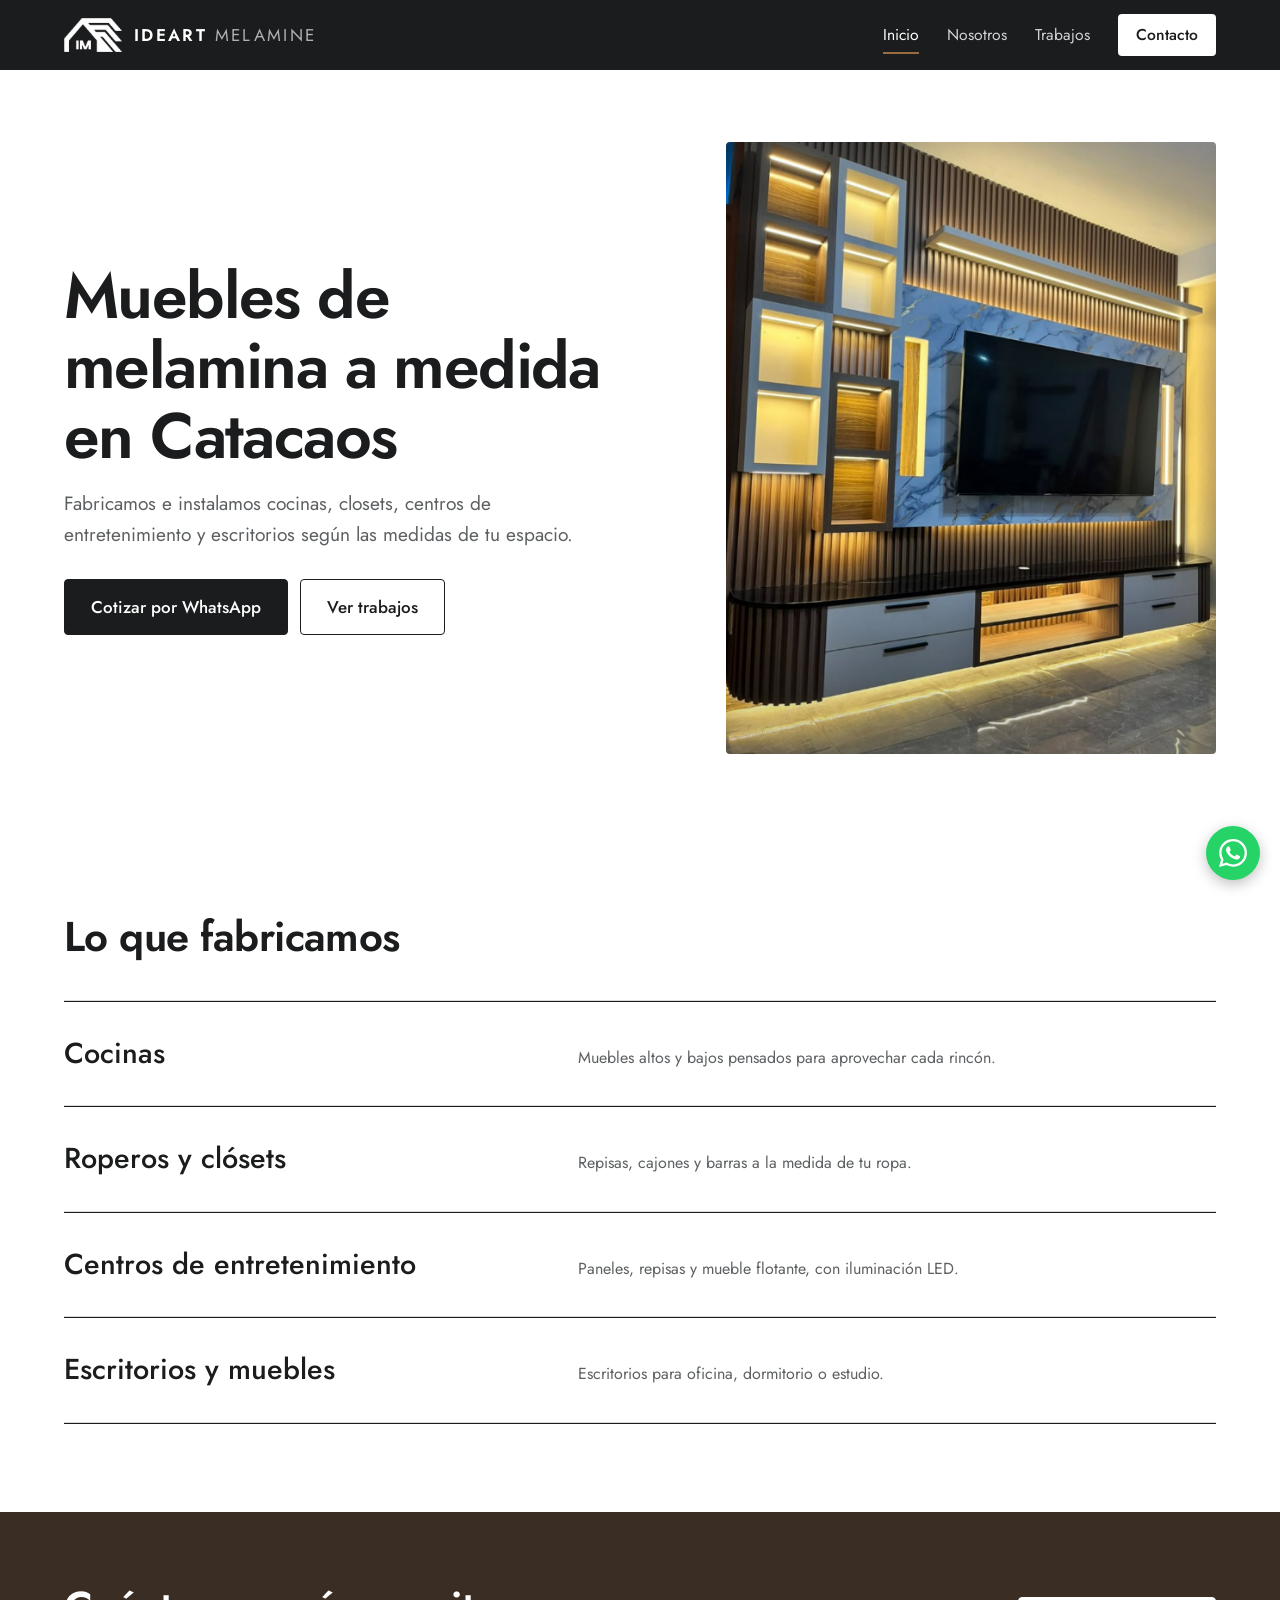
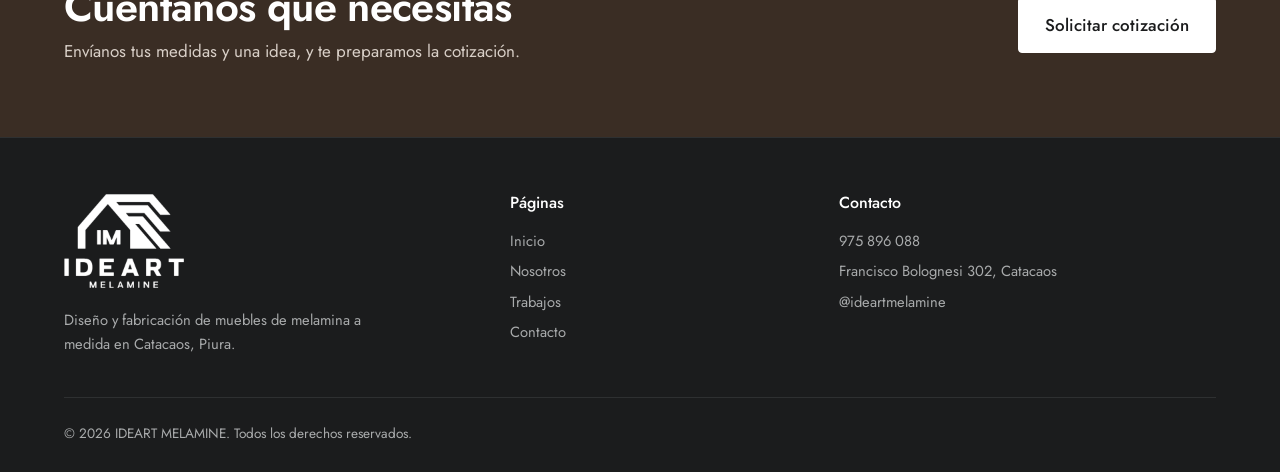
<file: index.html>
<!DOCTYPE html>
<html lang="es">
<head>
    <meta charset="UTF-8">
    <meta name="viewport" content="width=device-width, initial-scale=1.0">
    <title>Ideart Melamine | Muebles de melamina a medida en Catacaos, Piura</title>
    <meta name="description" content="Fabricamos cocinas, closets, centros de entretenimiento y escritorios de melamina a medida en Catacaos, Piura. Diseño, calidad y buenos acabados. Cotiza por WhatsApp.">
    <meta name="theme-color" content="#1f1d1b">
    <link rel="preconnect" href="https://fonts.googleapis.com">
    <link rel="preconnect" href="https://fonts.gstatic.com" crossorigin>
    <link href="https://fonts.googleapis.com/css2?family=Jost:wght@400;500;600&display=swap" rel="stylesheet">
    <link rel="stylesheet" href="estilos.css">
    <link rel="icon" type="image/png" href="img/favicon.png">
    <meta property="og:type" content="website">
    <meta property="og:locale" content="es_PE">
    <meta property="og:title" content="Ideart Melamine | Muebles de melamina a medida en Catacaos, Piura">
    <meta property="og:description" content="Fabricamos cocinas, closets, centros de entretenimiento y escritorios de melamina a medida en Catacaos, Piura. Diseño, calidad y buenos acabados. Cotiza por WhatsApp.">
    <script type="application/ld+json">
    {
      "@context": "https://schema.org",
      "@type": "LocalBusiness",
      "name": "IDEART MELAMINE",
      "description": "Fabricación de muebles de melamina a medida: cocinas, closets, centros de entretenimiento y escritorios.",
      "telephone": "+51975896088",
      "address": {
        "@type": "PostalAddress",
        "streetAddress": "Francisco Bolognesi 302",
        "addressLocality": "Catacaos",
        "addressRegion": "Piura",
        "postalCode": "20006",
        "addressCountry": "PE"
      },
      "sameAs": ["https://www.instagram.com/ideartmelamine"]
    }
    </script>
</head>
<body>
    <header class="encabezado">
        <a class="logo" href="index.html" aria-label="IDEART MELAMINE, ir al inicio">
            <img src="img/logo-icono.png" alt="" width="58" height="34">
            <span class="logo-texto">IDEART <span>MELAMINE</span></span>
        </a>

        <button class="menu-boton" type="button" aria-expanded="false" aria-controls="menu" aria-label="Abrir menú">
            <span class="barras"></span>
        </button>

        <nav id="menu" aria-label="Navegación principal">
            <a href="index.html" aria-current="page">Inicio</a>
            <a href="nosotros.html">Nosotros</a>
            <a href="trabajos.html">Trabajos</a>
            <a href="contacto.html" class="nav-boton">Contacto</a>
        </nav>
    </header>

    <main>
        <section id="inicio" class="portada">
            <div class="contenido-portada">

                <h1>Muebles de melamina a medida en Catacaos</h1>

                <p class="texto-destacado">Fabricamos e instalamos cocinas, closets, centros de entretenimiento y escritorios según las medidas de tu espacio.</p>

                <div class="botones">
                    <a href="https://wa.me/51975896088?text=Hola%20IDEART%20MELAMINE%2C%20quiero%20cotizar%20un%20mueble%20a%20medida."
                       class="boton" id="btn-cotizar" target="_blank" rel="noopener">
                        Cotizar por WhatsApp
                    </a>
                    <a href="trabajos.html" class="boton boton-claro" id="btn-proyectos">
                        Ver trabajos
                    </a>
                </div>
            </div>

            <div class="imagen-portada">
                <img src="img/c3.png" alt="Centro de entretenimiento de melamina con iluminación LED y panel de acabado mármol" width="569" height="755" fetchpriority="high">
            </div>
        </section>

        

        <section class="seccion" aria-labelledby="titulo-fabricamos">
            <div class="encabezado-seccion">
                <h2 id="titulo-fabricamos">Lo que fabricamos</h2>
            </div>

            <ul class="lista-trabajos">
                <li><a href="trabajos.html"><span>Cocinas</span><small>Muebles altos y bajos pensados para aprovechar cada rincón.</small></a></li>
                <li><a href="trabajos.html"><span>Roperos y clósets</span><small>Repisas, cajones y barras a la medida de tu ropa.</small></a></li>
                <li><a href="trabajos.html"><span>Centros de entretenimiento</span><small>Paneles, repisas y mueble flotante, con iluminación LED.</small></a></li>
                <li><a href="trabajos.html"><span>Escritorios y muebles</span><small>Escritorios para oficina, dormitorio o estudio.</small></a></li>
            </ul>
        </section>

        <section class="llamada">
            <h2>Cuéntanos qué necesitas</h2>
            <p>Envíanos tus medidas y una idea, y te preparamos la cotización.</p>
            <a href="https://wa.me/51975896088?text=Hola%20IDEART%20MELAMINE%2C%20quiero%20solicitar%20informaci%C3%B3n."
               class="boton" id="btn-contacto" target="_blank" rel="noopener">
                Solicitar cotización
            </a>
        </section>

        
    </main>

    <footer>
        <div class="pie-grid">
            <div class="pie-marca">
                <img class="logo-pie" src="img/logo.png" alt="IDEART MELAMINE" width="120" height="94" loading="lazy">
                <p>Diseño y fabricación de muebles de melamina a medida en Catacaos, Piura.</p>
            </div>

            <div>
                <h3>Páginas</h3>
                <a href="index.html">Inicio</a>
                <a href="nosotros.html">Nosotros</a>
                <a href="trabajos.html">Trabajos</a>
                <a href="contacto.html">Contacto</a>
            </div>

            <div>
                <h3>Contacto</h3>
                <a href="https://wa.me/51975896088" target="_blank" rel="noopener">975 896 088</a>
                <a href="https://www.google.com/maps/search/?api=1&query=Francisco+Bolognesi+302+Catacaos+Piura+Peru" target="_blank" rel="noopener">Francisco Bolognesi 302, Catacaos</a>
                <a href="https://www.instagram.com/ideartmelamine" target="_blank" rel="noopener">@ideartmelamine</a>
            </div>
        </div>

        <p class="pie-legal">© 2026 IDEART MELAMINE. Todos los derechos reservados.</p>
    </footer>

    <a class="whatsapp-flotante" href="https://wa.me/51975896088" target="_blank" rel="noopener" aria-label="Escríbenos por WhatsApp">
        <svg viewBox="0 0 24 24" width="22" height="22" fill="currentColor" aria-hidden="true"><path d="M17.472 14.382c-.297-.149-1.758-.867-2.03-.967-.273-.099-.471-.148-.67.15-.197.297-.767.966-.94 1.164-.173.199-.347.223-.644.075-.297-.15-1.255-.463-2.39-1.475-.883-.788-1.48-1.761-1.653-2.059-.173-.297-.018-.458.13-.606.134-.133.298-.347.446-.52.149-.174.198-.298.298-.497.099-.198.05-.371-.025-.52-.075-.149-.669-1.612-.916-2.207-.242-.579-.487-.5-.669-.51-.173-.008-.371-.01-.57-.01-.198 0-.52.074-.792.372-.272.297-1.04 1.016-1.04 2.479 0 1.462 1.065 2.875 1.213 3.074.149.198 2.096 3.2 5.077 4.487.709.306 1.262.489 1.694.625.712.227 1.36.195 1.871.118.571-.085 1.758-.719 2.006-1.413.248-.694.248-1.289.173-1.413-.074-.124-.272-.198-.57-.347m-5.421 7.403h-.004a9.87 9.87 0 01-5.031-1.378l-.361-.214-3.741.982.998-3.648-.235-.374a9.86 9.86 0 01-1.51-5.26c.001-5.45 4.436-9.884 9.888-9.884 2.64 0 5.122 1.03 6.988 2.898a9.825 9.825 0 012.893 6.994c-.003 5.45-4.437 9.884-9.885 9.884m8.413-18.297A11.815 11.815 0 0012.05 0C5.495 0 .16 5.335.157 11.892c0 2.096.547 4.142 1.588 5.945L.057 24l6.305-1.654a11.882 11.882 0 005.683 1.448h.005c6.554 0 11.89-5.335 11.893-11.893a11.821 11.821 0 00-3.48-8.413Z"/></svg>
        <span>WhatsApp</span>
    </a>
    <script src="script.js" defer></script>
</body>
</html>
</file>
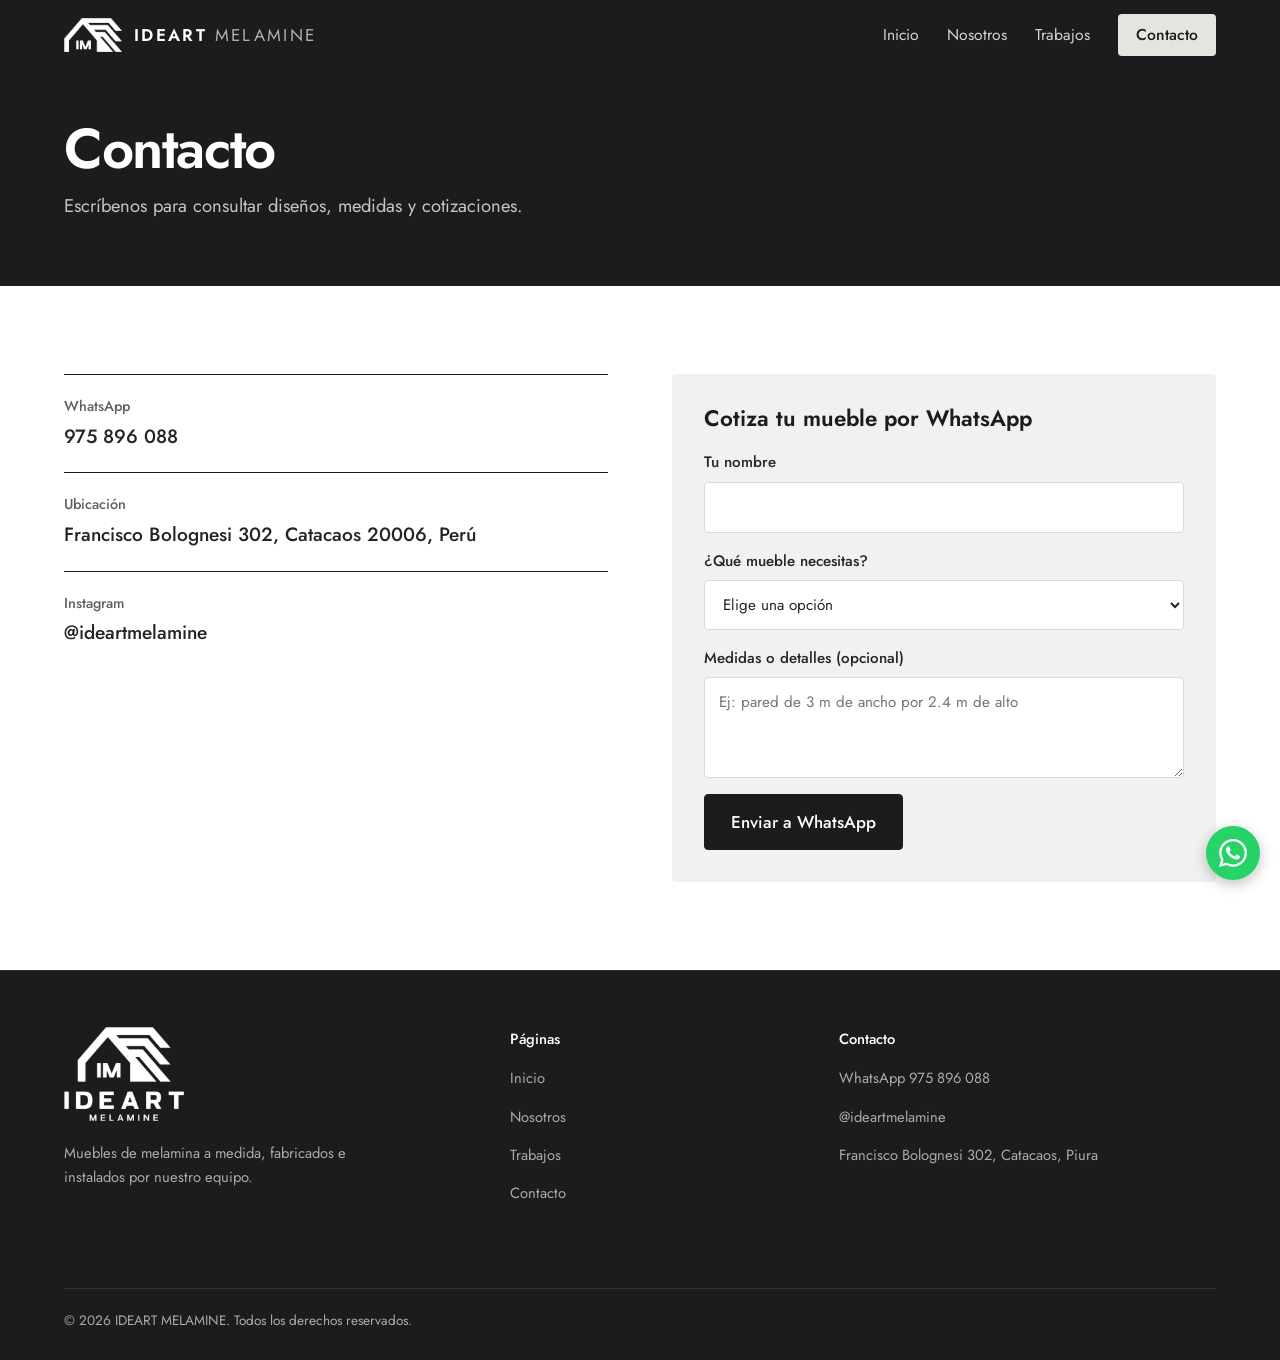
<file: contacto.html>
<!DOCTYPE html>
<html lang="es">
<head>
    <meta charset="UTF-8">
    <meta name="viewport" content="width=device-width, initial-scale=1.0">
    <title>Contacto | Ideart Melamine</title>
    <meta name="description" content="Escríbenos por WhatsApp o visítanos en Francisco Bolognesi 302, Catacaos, Piura. Cotiza tu mueble a medida.">
    <meta name="theme-color" content="#1f1d1b">
    <link rel="preconnect" href="https://fonts.googleapis.com">
    <link rel="preconnect" href="https://fonts.gstatic.com" crossorigin>
    <link href="https://fonts.googleapis.com/css2?family=Jost:wght@400;500;600&display=swap" rel="stylesheet">
    <link rel="stylesheet" href="estilos.css">
    <link rel="icon" type="image/png" href="img/favicon.png">
    <meta property="og:type" content="website">
    <meta property="og:locale" content="es_PE">
    <meta property="og:title" content="Contacto | Ideart Melamine">
    <meta property="og:description" content="Escríbenos por WhatsApp o visítanos en Francisco Bolognesi 302, Catacaos, Piura. Cotiza tu mueble a medida.">
</head>
<body>
    <header class="encabezado">
        <a class="logo" href="index.html" aria-label="IDEART MELAMINE, ir al inicio">
            <img src="img/logo-icono.png" alt="" width="58" height="34">
            <span class="logo-texto">IDEART <span>MELAMINE</span></span>
        </a>

        <button class="menu-boton" type="button" aria-expanded="false" aria-controls="menu" aria-label="Abrir menú">
            <span class="barras"></span>
        </button>

        <nav id="menu" aria-label="Navegación principal">
            <a href="index.html">Inicio</a>
            <a href="nosotros.html">Nosotros</a>
            <a href="trabajos.html">Trabajos</a>
            <a href="contacto.html" class="nav-boton" aria-current="page">Contacto</a>
        </nav>
    </header>

    <main>
        <section class="titulo-pagina">
            <h1>Contacto</h1>
            <p>Escríbenos para consultar diseños, medidas y cotizaciones.</p>
        </section>

        <section id="contacto" class="seccion contacto">
            <div class="datos-contacto">
                <a class="dato" href="https://wa.me/51975896088" target="_blank" rel="noopener">
                    <strong>WhatsApp</strong>
                    <span>975 896 088</span>
                </a>

                <a class="dato" href="https://www.google.com/maps/search/?api=1&query=Francisco+Bolognesi+302+Catacaos+Piura+Peru" target="_blank" rel="noopener">
                    <strong>Ubicación</strong>
                    <span>Francisco Bolognesi 302, Catacaos 20006, Perú</span>
                </a>

                <a class="dato" href="https://www.instagram.com/ideartmelamine" target="_blank" rel="noopener">
                    <strong>Instagram</strong>
                    <span>@ideartmelamine</span>
                </a>
            </div>

            <form class="cotizador" id="cotizador">
                <h3>Cotiza tu mueble por WhatsApp</h3>

                <label>Tu nombre
                    <input type="text" name="nombre" required autocomplete="name">
                </label>

                <label>¿Qué mueble necesitas?
                    <select name="mueble" required>
                        <option value="">Elige una opción</option>
                        <option>Cocina</option>
                        <option>Ropero o clóset</option>
                        <option>Centro de entretenimiento</option>
                        <option>Escritorio</option>
                        <option>Otro mueble</option>
                    </select>
                </label>

                <label>Medidas o detalles (opcional)
                    <textarea name="detalles" rows="3" placeholder="Ej: pared de 3 m de ancho por 2.4 m de alto"></textarea>
                </label>

                <button type="submit" class="boton">Enviar a WhatsApp</button>
            </form>
        </section>
    
    </main>

    <footer>
        <div class="pie-grid">
            <div class="pie-marca">
                <img class="logo-pie" src="img/logo.png" alt="IDEART MELAMINE" width="150" height="117" loading="lazy">
                <p>Muebles de melamina a medida, fabricados e instalados por nuestro equipo.</p>
            </div>

            <div class="pie-col">
                <p class="pie-titulo">Páginas</p>
                <ul>
                    <li><a href="index.html">Inicio</a></li>
                    <li><a href="nosotros.html">Nosotros</a></li>
                    <li><a href="trabajos.html">Trabajos</a></li>
                    <li><a href="contacto.html">Contacto</a></li>
                </ul>
            </div>

            <div class="pie-col">
                <p class="pie-titulo">Contacto</p>
                <ul>
                    <li><a href="https://wa.me/51975896088" target="_blank" rel="noopener">WhatsApp 975 896 088</a></li>
                    <li><a href="https://www.instagram.com/ideartmelamine" target="_blank" rel="noopener">@ideartmelamine</a></li>
                    <li><a href="https://www.google.com/maps/search/?api=1&query=Francisco+Bolognesi+302+Catacaos+Piura+Peru" target="_blank" rel="noopener">Francisco Bolognesi 302, Catacaos, Piura</a></li>
                </ul>
            </div>
        </div>

        <p class="pie-derechos">© 2026 IDEART MELAMINE. Todos los derechos reservados.</p>
    </footer>

    <a class="whatsapp-flotante" href="https://wa.me/51975896088" target="_blank" rel="noopener" aria-label="Escríbenos por WhatsApp">
        <svg viewBox="0 0 24 24" width="22" height="22" fill="currentColor" aria-hidden="true"><path d="M17.472 14.382c-.297-.149-1.758-.867-2.03-.967-.273-.099-.471-.148-.67.15-.197.297-.767.966-.94 1.164-.173.199-.347.223-.644.075-.297-.15-1.255-.463-2.39-1.475-.883-.788-1.48-1.761-1.653-2.059-.173-.297-.018-.458.13-.606.134-.133.298-.347.446-.52.149-.174.198-.298.298-.497.099-.198.05-.371-.025-.52-.075-.149-.669-1.612-.916-2.207-.242-.579-.487-.5-.669-.51-.173-.008-.371-.01-.57-.01-.198 0-.52.074-.792.372-.272.297-1.04 1.016-1.04 2.479 0 1.462 1.065 2.875 1.213 3.074.149.198 2.096 3.2 5.077 4.487.709.306 1.262.489 1.694.625.712.227 1.36.195 1.871.118.571-.085 1.758-.719 2.006-1.413.248-.694.248-1.289.173-1.413-.074-.124-.272-.198-.57-.347m-5.421 7.403h-.004a9.87 9.87 0 01-5.031-1.378l-.361-.214-3.741.982.998-3.648-.235-.374a9.86 9.86 0 01-1.51-5.26c.001-5.45 4.436-9.884 9.888-9.884 2.64 0 5.122 1.03 6.988 2.898a9.825 9.825 0 012.893 6.994c-.003 5.45-4.437 9.884-9.885 9.884m8.413-18.297A11.815 11.815 0 0012.05 0C5.495 0 .16 5.335.157 11.892c0 2.096.547 4.142 1.588 5.945L.057 24l6.305-1.654a11.882 11.882 0 005.683 1.448h.005c6.554 0 11.89-5.335 11.893-11.893a11.821 11.821 0 00-3.48-8.413Z"/></svg>
        <span>WhatsApp</span>
    </a>
    <script src="script.js" defer></script>
</body>
</html>
</file>
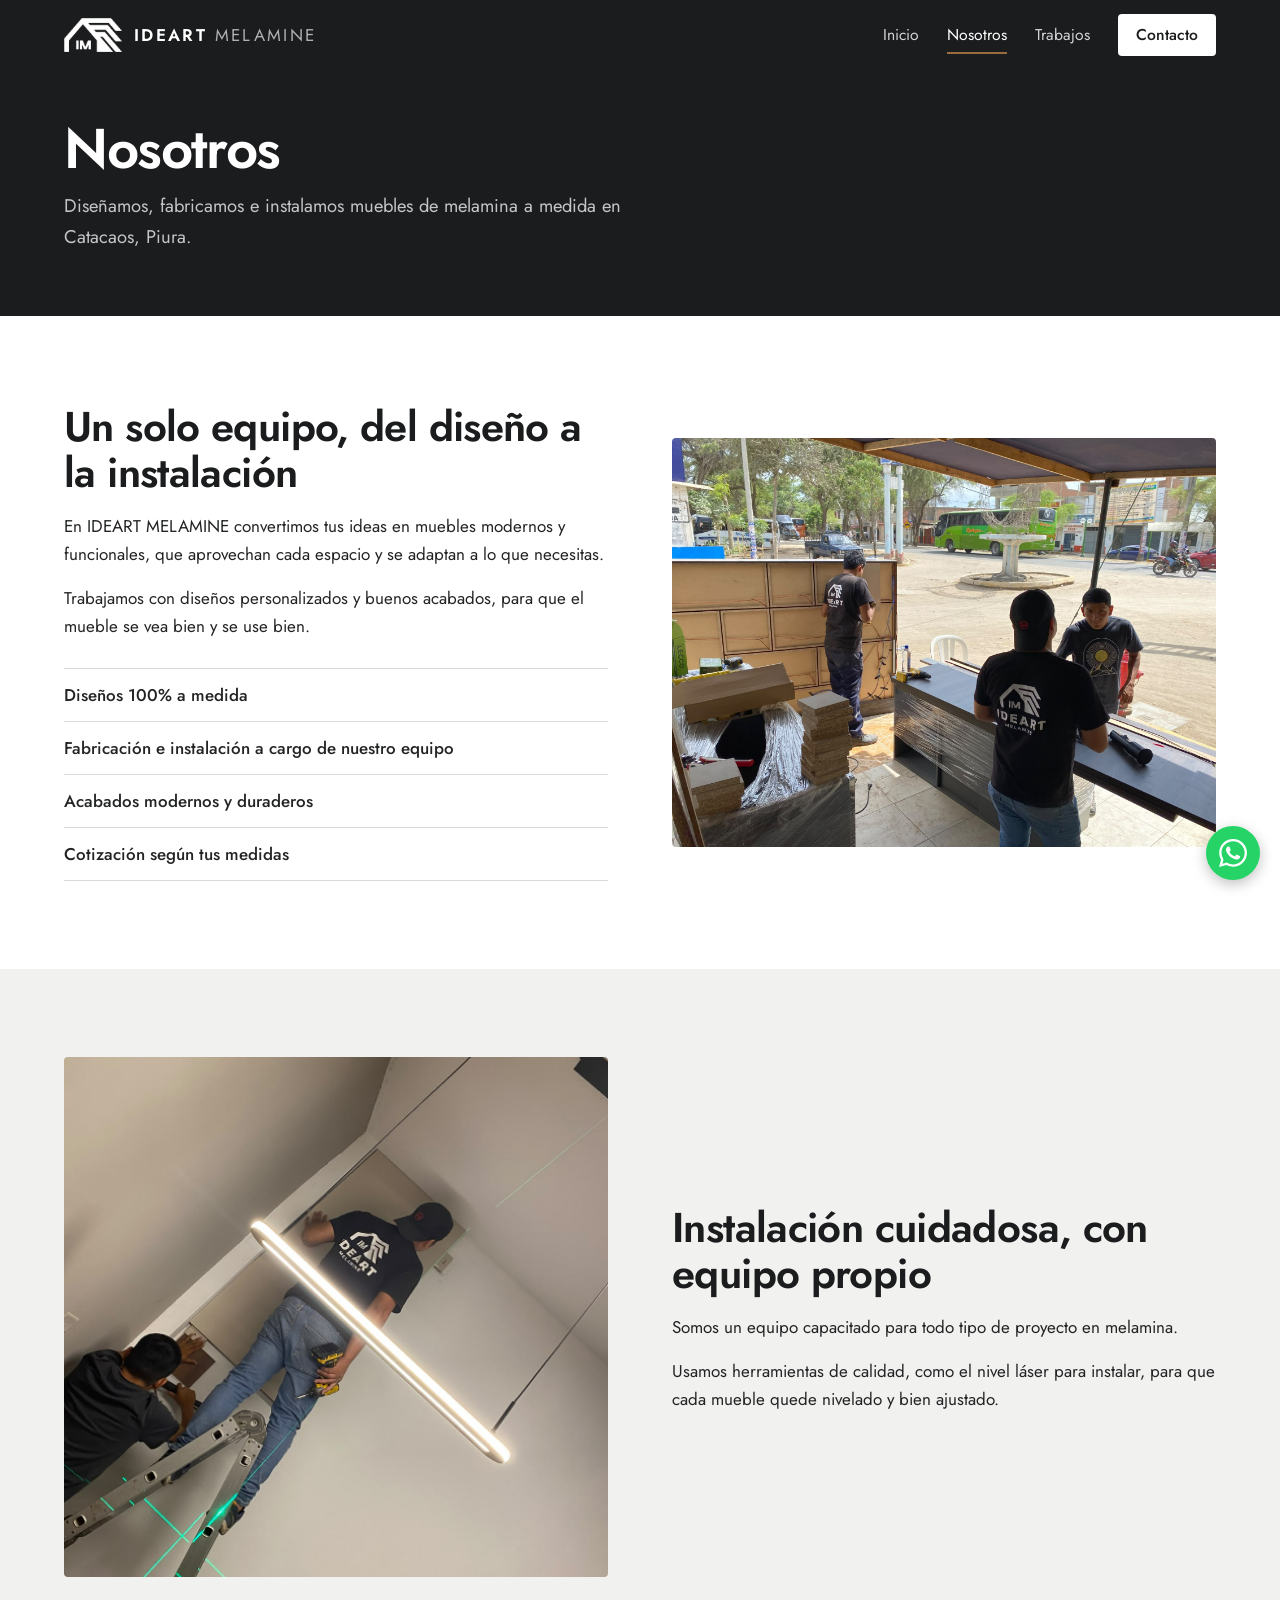
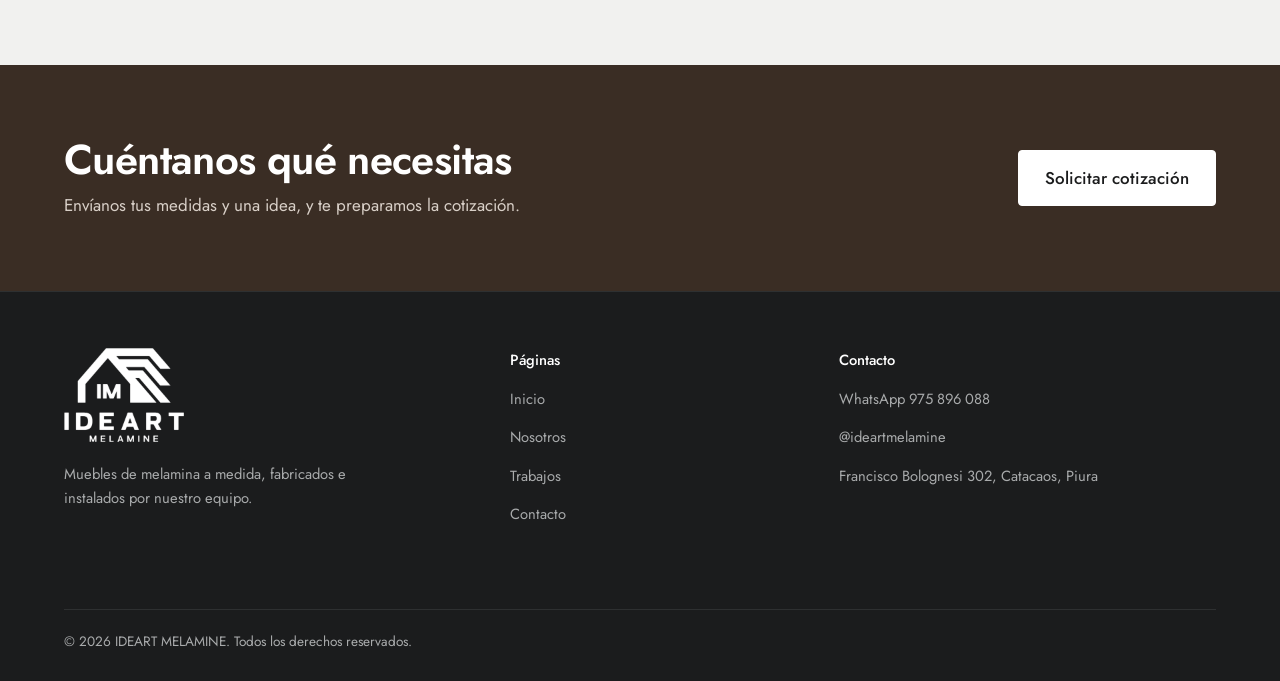
<file: nosotros.html>
<!DOCTYPE html>
<html lang="es">
<head>
    <meta charset="UTF-8">
    <meta name="viewport" content="width=device-width, initial-scale=1.0">
    <title>Nosotros | Ideart Melamine, muebles a medida en Catacaos</title>
    <meta name="description" content="Conoce a IDEART MELAMINE: diseñamos, fabricamos e instalamos muebles de melamina a medida en Catacaos, Piura.">
    <meta name="theme-color" content="#1f1d1b">
    <link rel="preconnect" href="https://fonts.googleapis.com">
    <link rel="preconnect" href="https://fonts.gstatic.com" crossorigin>
    <link href="https://fonts.googleapis.com/css2?family=Jost:wght@400;500;600&display=swap" rel="stylesheet">
    <link rel="stylesheet" href="estilos.css">
    <link rel="icon" type="image/png" href="img/favicon.png">
    <meta property="og:type" content="website">
    <meta property="og:locale" content="es_PE">
    <meta property="og:title" content="Nosotros | Ideart Melamine, muebles a medida en Catacaos">
    <meta property="og:description" content="Conoce a IDEART MELAMINE: diseñamos, fabricamos e instalamos muebles de melamina a medida en Catacaos, Piura.">
</head>
<body>
    <header class="encabezado">
        <a class="logo" href="index.html" aria-label="IDEART MELAMINE, ir al inicio">
            <img src="img/logo-icono.png" alt="" width="58" height="34">
            <span class="logo-texto">IDEART <span>MELAMINE</span></span>
        </a>

        <button class="menu-boton" type="button" aria-expanded="false" aria-controls="menu" aria-label="Abrir menú">
            <span class="barras"></span>
        </button>

        <nav id="menu" aria-label="Navegación principal">
            <a href="index.html">Inicio</a>
            <a href="nosotros.html" aria-current="page">Nosotros</a>
            <a href="trabajos.html">Trabajos</a>
            <a href="contacto.html" class="nav-boton">Contacto</a>
        </nav>
    </header>

    <main>
        <section class="titulo-pagina">
            <h1>Nosotros</h1>
            <p>Diseñamos, fabricamos e instalamos muebles de melamina a medida en Catacaos, Piura.</p>
        </section>

        <section id="nosotros" class="seccion">
            <div class="nosotros">
                <div class="nosotros-texto">
                    <h2>Un solo equipo, del diseño a la instalación</h2>

                    <p>En IDEART MELAMINE convertimos tus ideas en muebles modernos y funcionales, que aprovechan cada espacio y se adaptan a lo que necesitas.</p>

                    <p>Trabajamos con diseños personalizados y buenos acabados, para que el mueble se vea bien y se use bien.</p>

                    <ul class="ventajas">
                        <li>Diseños 100% a medida</li>
                        <li>Fabricación e instalación a cargo de nuestro equipo</li>
                        <li>Acabados modernos y duraderos</li>
                        <li>Cotización según tus medidas</li>
                    </ul>
                </div>

                <figure class="nosotros-imagen">
                    <img src="img/c5.png" alt="Equipo de IDEART MELAMINE trabajando en el armado de un mueble" loading="lazy" width="963" height="725">
                </figure>
            </div>
        </section>

        

        <section class="seccion seccion-alterna">
            <div class="nosotros invertido">
                <figure class="nosotros-imagen">
                    <img src="img/c6.png" alt="Instalación de un mueble con nivel láser en un domicilio" loading="lazy" width="536" height="724">
                </figure>

                <div class="nosotros-texto">
                    <h2>Instalación cuidadosa, con equipo propio</h2>

                    <p>Somos un equipo capacitado para todo tipo de proyecto en melamina.</p>

                    <p>Usamos herramientas de calidad, como el nivel láser para instalar, para que cada mueble quede nivelado y bien ajustado.</p>
                </div>
            </div>
        </section>

        <section class="llamada">
            <h2>Cuéntanos qué necesitas</h2>
            <p>Envíanos tus medidas y una idea, y te preparamos la cotización.</p>
            <a href="https://wa.me/51975896088?text=Hola%20IDEART%20MELAMINE%2C%20quiero%20solicitar%20informaci%C3%B3n."
               class="boton" id="btn-contacto" target="_blank" rel="noopener">
                Solicitar cotización
            </a>
        </section>
    </main>

    <footer>
        <div class="pie-grid">
            <div class="pie-marca">
                <img class="logo-pie" src="img/logo.png" alt="IDEART MELAMINE" width="150" height="117" loading="lazy">
                <p>Muebles de melamina a medida, fabricados e instalados por nuestro equipo.</p>
            </div>

            <div class="pie-col">
                <p class="pie-titulo">Páginas</p>
                <ul>
                    <li><a href="index.html">Inicio</a></li>
                    <li><a href="nosotros.html">Nosotros</a></li>
                    <li><a href="trabajos.html">Trabajos</a></li>
                    <li><a href="contacto.html">Contacto</a></li>
                </ul>
            </div>

            <div class="pie-col">
                <p class="pie-titulo">Contacto</p>
                <ul>
                    <li><a href="https://wa.me/51975896088" target="_blank" rel="noopener">WhatsApp 975 896 088</a></li>
                    <li><a href="https://www.instagram.com/ideartmelamine" target="_blank" rel="noopener">@ideartmelamine</a></li>
                    <li><a href="https://www.google.com/maps/search/?api=1&query=Francisco+Bolognesi+302+Catacaos+Piura+Peru" target="_blank" rel="noopener">Francisco Bolognesi 302, Catacaos, Piura</a></li>
                </ul>
            </div>
        </div>

        <p class="pie-derechos">© 2026 IDEART MELAMINE. Todos los derechos reservados.</p>
    </footer>

    <a class="whatsapp-flotante" href="https://wa.me/51975896088" target="_blank" rel="noopener" aria-label="Escríbenos por WhatsApp">
        <svg viewBox="0 0 24 24" width="22" height="22" fill="currentColor" aria-hidden="true"><path d="M17.472 14.382c-.297-.149-1.758-.867-2.03-.967-.273-.099-.471-.148-.67.15-.197.297-.767.966-.94 1.164-.173.199-.347.223-.644.075-.297-.15-1.255-.463-2.39-1.475-.883-.788-1.48-1.761-1.653-2.059-.173-.297-.018-.458.13-.606.134-.133.298-.347.446-.52.149-.174.198-.298.298-.497.099-.198.05-.371-.025-.52-.075-.149-.669-1.612-.916-2.207-.242-.579-.487-.5-.669-.51-.173-.008-.371-.01-.57-.01-.198 0-.52.074-.792.372-.272.297-1.04 1.016-1.04 2.479 0 1.462 1.065 2.875 1.213 3.074.149.198 2.096 3.2 5.077 4.487.709.306 1.262.489 1.694.625.712.227 1.36.195 1.871.118.571-.085 1.758-.719 2.006-1.413.248-.694.248-1.289.173-1.413-.074-.124-.272-.198-.57-.347m-5.421 7.403h-.004a9.87 9.87 0 01-5.031-1.378l-.361-.214-3.741.982.998-3.648-.235-.374a9.86 9.86 0 01-1.51-5.26c.001-5.45 4.436-9.884 9.888-9.884 2.64 0 5.122 1.03 6.988 2.898a9.825 9.825 0 012.893 6.994c-.003 5.45-4.437 9.884-9.885 9.884m8.413-18.297A11.815 11.815 0 0012.05 0C5.495 0 .16 5.335.157 11.892c0 2.096.547 4.142 1.588 5.945L.057 24l6.305-1.654a11.882 11.882 0 005.683 1.448h.005c6.554 0 11.89-5.335 11.893-11.893a11.821 11.821 0 00-3.48-8.413Z"/></svg>
        <span>WhatsApp</span>
    </a>
    <script src="script.js" defer></script>
</body>
</html>
</file>
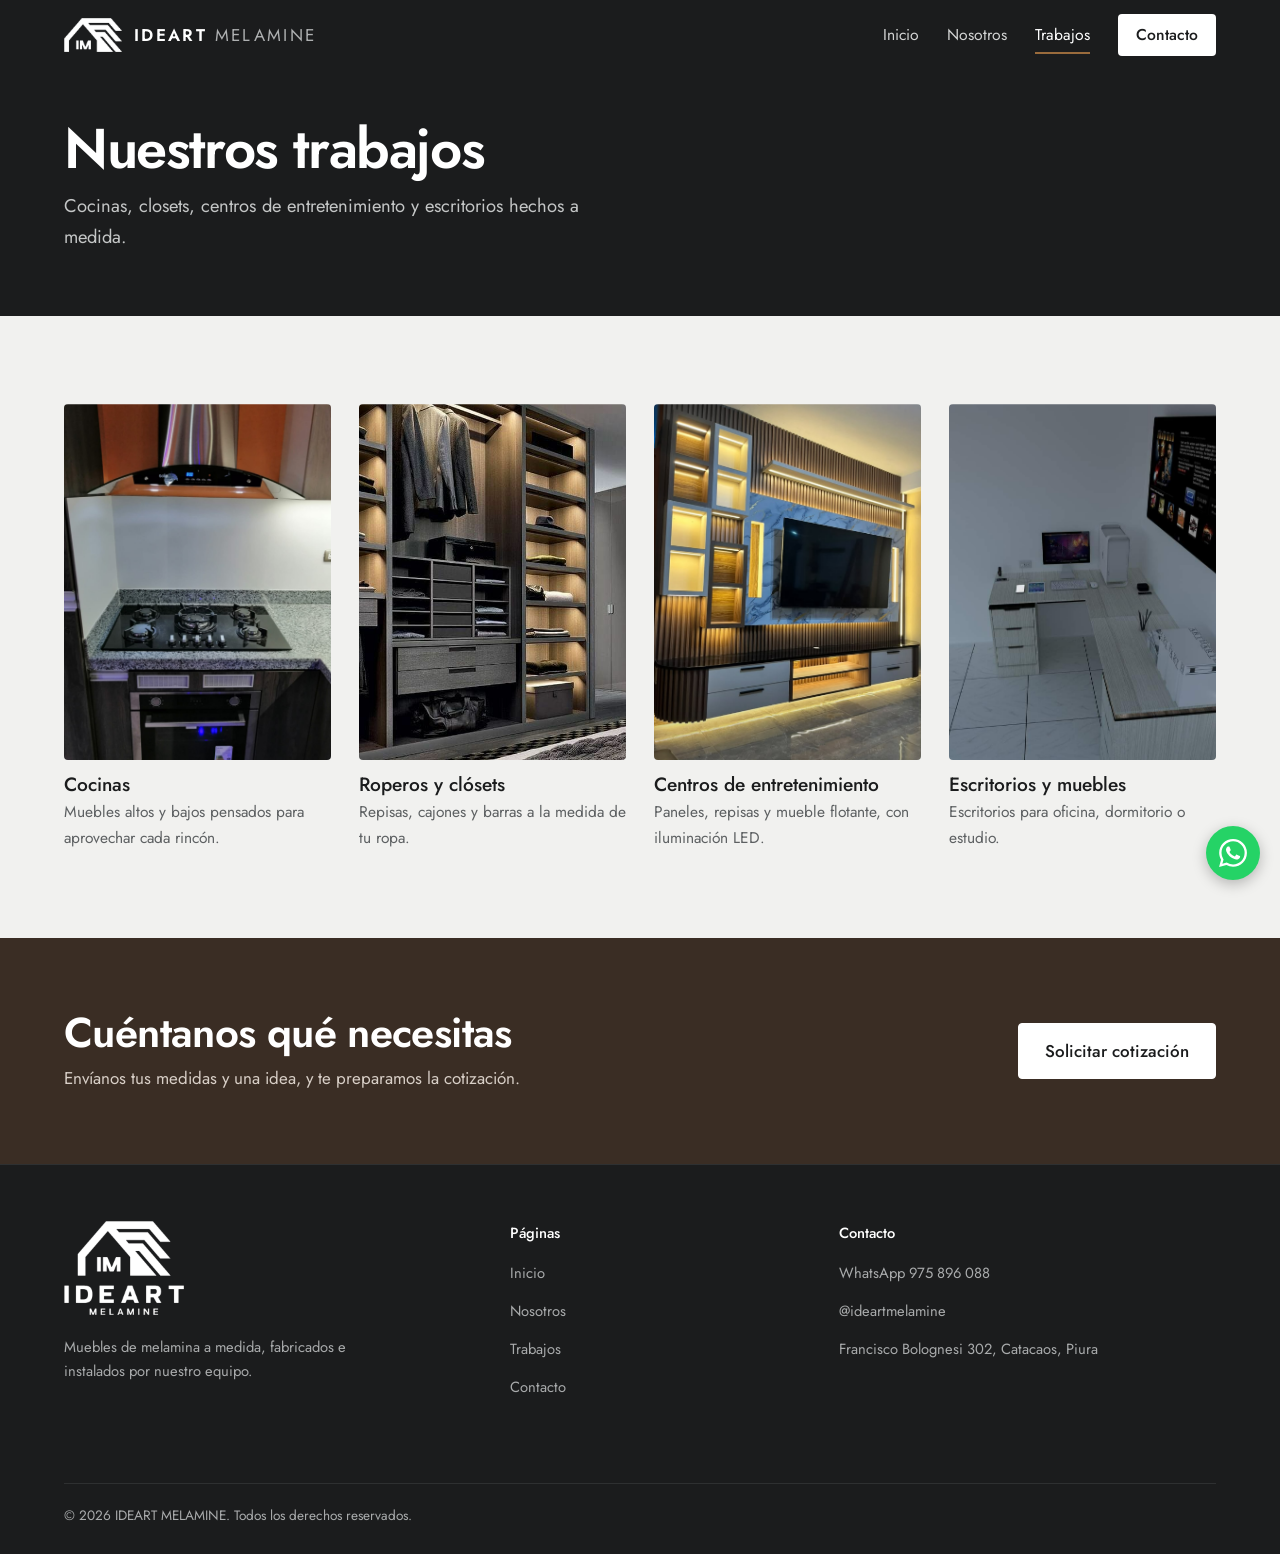
<file: trabajos.html>
<!DOCTYPE html>
<html lang="es">
<head>
    <meta charset="UTF-8">
    <meta name="viewport" content="width=device-width, initial-scale=1.0">
    <title>Nuestros trabajos | Ideart Melamine</title>
    <meta name="description" content="Cocinas, closets, centros de entretenimiento y escritorios de melamina a medida. Mira nuestros trabajos.">
    <meta name="theme-color" content="#1f1d1b">
    <link rel="preconnect" href="https://fonts.googleapis.com">
    <link rel="preconnect" href="https://fonts.gstatic.com" crossorigin>
    <link href="https://fonts.googleapis.com/css2?family=Jost:wght@400;500;600&display=swap" rel="stylesheet">
    <link rel="stylesheet" href="estilos.css">
    <link rel="icon" type="image/png" href="img/favicon.png">
    <meta property="og:type" content="website">
    <meta property="og:locale" content="es_PE">
    <meta property="og:title" content="Nuestros trabajos | Ideart Melamine">
    <meta property="og:description" content="Cocinas, closets, centros de entretenimiento y escritorios de melamina a medida. Mira nuestros trabajos.">
</head>
<body>
    <header class="encabezado">
        <a class="logo" href="index.html" aria-label="IDEART MELAMINE, ir al inicio">
            <img src="img/logo-icono.png" alt="" width="58" height="34">
            <span class="logo-texto">IDEART <span>MELAMINE</span></span>
        </a>

        <button class="menu-boton" type="button" aria-expanded="false" aria-controls="menu" aria-label="Abrir menú">
            <span class="barras"></span>
        </button>

        <nav id="menu" aria-label="Navegación principal">
            <a href="index.html">Inicio</a>
            <a href="nosotros.html">Nosotros</a>
            <a href="trabajos.html" aria-current="page">Trabajos</a>
            <a href="contacto.html" class="nav-boton">Contacto</a>
        </nav>
    </header>

    <main>
        <section class="titulo-pagina">
            <h1>Nuestros trabajos</h1>
            <p>Cocinas, closets, centros de entretenimiento y escritorios hechos a medida.</p>
        </section>

        <section id="servicios" class="seccion seccion-servicios">
            <div class="contenedor-servicios">
                <article class="tarjeta">
                    <img src="img/c1.png" alt="Cocina con muebles de melamina, cocina a gas y horno empotrado" loading="lazy" width="562" height="757">
                    <div class="tarjeta-texto">
                        <h3>Cocinas</h3>
                        <p>Muebles altos y bajos pensados para aprovechar cada rincón.</p>
                    </div>
                </article>

                <article class="tarjeta">
                    <img src="img/c2.png" alt="Closet de melamina con repisas, cajones y barra para colgar ropa" loading="lazy" width="466" height="715">
                    <div class="tarjeta-texto">
                        <h3>Roperos y clósets</h3>
                        <p>Repisas, cajones y barras a la medida de tu ropa.</p>
                    </div>
                </article>

                <article class="tarjeta">
                    <img src="img/c3.png" alt="Centro de entretenimiento con listones de madera, repisas iluminadas y mueble flotante" loading="lazy" width="569" height="755">
                    <div class="tarjeta-texto">
                        <h3>Centros de entretenimiento</h3>
                        <p>Paneles, repisas y mueble flotante, con iluminación LED.</p>
                    </div>
                </article>

                <article class="tarjeta">
                    <img src="img/c4.png" alt="Escritorio en L de melamina con cajonera" loading="lazy" width="747" height="752">
                    <div class="tarjeta-texto">
                        <h3>Escritorios y muebles</h3>
                        <p>Escritorios para oficina, dormitorio o estudio.</p>
                    </div>
                </article>
            </div>
        </section>

        <section class="llamada">
            <h2>Cuéntanos qué necesitas</h2>
            <p>Envíanos tus medidas y una idea, y te preparamos la cotización.</p>
            <a href="https://wa.me/51975896088?text=Hola%20IDEART%20MELAMINE%2C%20quiero%20solicitar%20informaci%C3%B3n."
               class="boton" id="btn-contacto" target="_blank" rel="noopener">
                Solicitar cotización
            </a>
        </section>
    </main>

    <footer>
        <div class="pie-grid">
            <div class="pie-marca">
                <img class="logo-pie" src="img/logo.png" alt="IDEART MELAMINE" width="150" height="117" loading="lazy">
                <p>Muebles de melamina a medida, fabricados e instalados por nuestro equipo.</p>
            </div>

            <div class="pie-col">
                <p class="pie-titulo">Páginas</p>
                <ul>
                    <li><a href="index.html">Inicio</a></li>
                    <li><a href="nosotros.html">Nosotros</a></li>
                    <li><a href="trabajos.html">Trabajos</a></li>
                    <li><a href="contacto.html">Contacto</a></li>
                </ul>
            </div>

            <div class="pie-col">
                <p class="pie-titulo">Contacto</p>
                <ul>
                    <li><a href="https://wa.me/51975896088" target="_blank" rel="noopener">WhatsApp 975 896 088</a></li>
                    <li><a href="https://www.instagram.com/ideartmelamine" target="_blank" rel="noopener">@ideartmelamine</a></li>
                    <li><a href="https://www.google.com/maps/search/?api=1&query=Francisco+Bolognesi+302+Catacaos+Piura+Peru" target="_blank" rel="noopener">Francisco Bolognesi 302, Catacaos, Piura</a></li>
                </ul>
            </div>
        </div>

        <p class="pie-derechos">© 2026 IDEART MELAMINE. Todos los derechos reservados.</p>
    </footer>

    <a class="whatsapp-flotante" href="https://wa.me/51975896088" target="_blank" rel="noopener" aria-label="Escríbenos por WhatsApp">
        <svg viewBox="0 0 24 24" width="22" height="22" fill="currentColor" aria-hidden="true"><path d="M17.472 14.382c-.297-.149-1.758-.867-2.03-.967-.273-.099-.471-.148-.67.15-.197.297-.767.966-.94 1.164-.173.199-.347.223-.644.075-.297-.15-1.255-.463-2.39-1.475-.883-.788-1.48-1.761-1.653-2.059-.173-.297-.018-.458.13-.606.134-.133.298-.347.446-.52.149-.174.198-.298.298-.497.099-.198.05-.371-.025-.52-.075-.149-.669-1.612-.916-2.207-.242-.579-.487-.5-.669-.51-.173-.008-.371-.01-.57-.01-.198 0-.52.074-.792.372-.272.297-1.04 1.016-1.04 2.479 0 1.462 1.065 2.875 1.213 3.074.149.198 2.096 3.2 5.077 4.487.709.306 1.262.489 1.694.625.712.227 1.36.195 1.871.118.571-.085 1.758-.719 2.006-1.413.248-.694.248-1.289.173-1.413-.074-.124-.272-.198-.57-.347m-5.421 7.403h-.004a9.87 9.87 0 01-5.031-1.378l-.361-.214-3.741.982.998-3.648-.235-.374a9.86 9.86 0 01-1.51-5.26c.001-5.45 4.436-9.884 9.888-9.884 2.64 0 5.122 1.03 6.988 2.898a9.825 9.825 0 012.893 6.994c-.003 5.45-4.437 9.884-9.885 9.884m8.413-18.297A11.815 11.815 0 0012.05 0C5.495 0 .16 5.335.157 11.892c0 2.096.547 4.142 1.588 5.945L.057 24l6.305-1.654a11.882 11.882 0 005.683 1.448h.005c6.554 0 11.89-5.335 11.893-11.893a11.821 11.821 0 00-3.48-8.413Z"/></svg>
        <span>WhatsApp</span>
    </a>
    <script src="script.js" defer></script>
</body>
</html>
</file>
<file: estilos.css>
/* ===== Variables ===== */
:root {
    --grafito: #1b1c1d;
    --texto: #232425;
    --suave: #5d6062;
    --blanco: #ffffff;
    --piedra: #f1f1ef;
    --linea: #d9d9d5;
    --roble: #9a6b3c;
    --radio: 4px;
    --ancho: max(5%, calc((100% - 1200px) / 2));
}

/* ===== Base ===== */
*, *::before, *::after { box-sizing: border-box; }

html { scroll-behavior: smooth; }

body {
    margin: 0;
    font-family: "Jost", "Futura", "Century Gothic", system-ui, sans-serif;
    font-size: 1.0625rem;
    line-height: 1.65;
    color: var(--texto);
    background: var(--blanco);
}

img { max-width: 100%; height: auto; display: block; }

h1, h2, h3 {
    margin: 0 0 16px;
    line-height: 1.1;
    font-weight: 600;
    letter-spacing: -0.015em;
    color: var(--grafito);
}

h1 { font-size: clamp(2.4rem, 5.4vw, 4rem); letter-spacing: -0.025em; }
h2 { font-size: clamp(1.8rem, 3.4vw, 2.6rem); }
h3 { font-size: 1.2rem; font-weight: 500; letter-spacing: 0; margin-bottom: 4px; }

p { margin: 0 0 16px; max-width: 62ch; }

a:focus-visible,
button:focus-visible,
[role="button"]:focus-visible {
    outline: 2px solid var(--roble);
    outline-offset: 3px;
}

/* ===== Encabezado ===== */
.encabezado {
    position: sticky;
    top: 0;
    z-index: 50;
    display: flex;
    justify-content: space-between;
    align-items: center;
    gap: 16px;
    padding: 14px var(--ancho);
    background: var(--grafito);
    transition: box-shadow 0.3s;
}

.encabezado.compacto { box-shadow: 0 6px 20px rgba(0, 0, 0, 0.3); }

.logo {
    display: flex;
    align-items: center;
    gap: 12px;
    color: var(--blanco);
    text-decoration: none;
    font-weight: 600;
    letter-spacing: 0.14em;
    white-space: nowrap;
}

.logo img { height: 34px; width: auto; }
.logo-texto span { font-weight: 400; color: #aeb0b1; }

nav { display: flex; align-items: center; gap: 28px; }

nav a {
    padding: 4px 0;
    color: #d3d4d4;
    text-decoration: none;
    font-size: 0.98rem;
    border-bottom: 2px solid transparent;
    transition: color 0.2s, border-color 0.2s;
}

nav a:hover { color: var(--blanco); }

nav a[aria-current="page"]:not(.nav-boton) {
    color: var(--blanco);
    border-bottom-color: var(--roble);
}

nav .nav-boton {
    padding: 8px 18px;
    background: var(--blanco);
    color: var(--grafito);
    border: 0;
    border-radius: var(--radio);
    font-weight: 500;
}

nav .nav-boton:hover,
nav .nav-boton[aria-current="page"] { background: #e4e4e1; }

.menu-boton {
    display: none;
    position: relative;
    width: 44px;
    height: 44px;
    padding: 0;
    background: none;
    border: 0;
    cursor: pointer;
}

.barras, .barras::before, .barras::after {
    position: absolute;
    left: 0;
    width: 22px;
    height: 2px;
    background: var(--blanco);
    transition: transform 0.25s, top 0.25s, background 0.2s;
}

.barras { left: 11px; top: 21px; }
.barras::before, .barras::after { content: ""; }
.barras::before { top: -7px; }
.barras::after { top: 7px; }
.abierto .barras { background: transparent; }
.abierto .barras::before { top: 0; transform: rotate(45deg); }
.abierto .barras::after { top: 0; transform: rotate(-45deg); }

/* ===== Botones ===== */
.boton {
    display: inline-block;
    padding: 13px 26px;
    background: var(--grafito);
    color: var(--blanco);
    border: 1.5px solid var(--grafito);
    border-radius: var(--radio);
    font-weight: 500;
    text-decoration: none;
    transition: background 0.2s, color 0.2s;
}

.boton:hover { background: #3a3c3e; }

.boton-claro {
    background: linear-gradient(var(--grafito), var(--grafito)) no-repeat left center / 0 100%;
    color: var(--grafito);
    transition: background-size 0.4s cubic-bezier(0.22, 1, 0.36, 1), color 0.3s;
}

.boton-claro:hover {
    background-color: transparent;
    background-image: linear-gradient(var(--grafito), var(--grafito));
    background-size: 100% 100%;
    color: var(--blanco);
}

.botones { display: flex; flex-wrap: wrap; gap: 12px; margin-top: 28px; }

/* ===== Portada ===== */
.portada {
    display: grid;
    grid-template-columns: 1.1fr 0.9fr;
    align-items: center;
    gap: 64px;
    padding: 72px var(--ancho);
}

.texto-destacado { font-size: 1.2rem; color: var(--suave); max-width: 46ch; }

.imagen-portada img {
    width: 100%;
    aspect-ratio: 4 / 5;
    max-height: 640px;
    object-fit: cover;
    border-radius: var(--radio);
}

/* ===== Secciones ===== */
.seccion { padding: 88px var(--ancho); }

.encabezado-seccion { max-width: 640px; margin-bottom: 40px; }

/* ===== Nosotros ===== */
.nosotros {
    display: grid;
    grid-template-columns: 1fr 1fr;
    align-items: center;
    gap: 64px;
}

.nosotros-imagen { margin: 0; }

.nosotros-imagen img {
    width: 100%;
    max-height: 520px;
    object-fit: cover;
    border-radius: var(--radio);
}

.ventajas { list-style: none; padding: 0; margin: 28px 0 0; }

.ventajas li { padding: 12px 0; border-top: 1px solid var(--linea); font-weight: 500; }
.ventajas li:last-child { border-bottom: 1px solid var(--linea); }

/* ===== Trabajos ===== */
.seccion-servicios { background: var(--piedra); }

.contenedor-servicios {
    display: grid;
    grid-template-columns: repeat(auto-fit, minmax(min(240px, 100%), 1fr));
    gap: 40px 28px;
}

.tarjeta img {
    width: 100%;
    aspect-ratio: 3 / 4;
    object-fit: cover;
    border-radius: var(--radio);
    background: var(--linea);
}

.tarjeta-texto { padding-top: 14px; }
.tarjeta-texto p { margin: 0; font-size: 0.97rem; color: var(--suave); }

/* ===== Llamada a la acción ===== */
.llamada {
    display: grid;
    grid-template-columns: minmax(0, 1fr) auto;
    column-gap: 48px;
    align-items: center;
    padding: 72px var(--ancho);
    background: var(--grafito);
}

.llamada h2 { grid-column: 1; margin-bottom: 8px; color: var(--blanco); }
.llamada p { grid-column: 1; margin: 0; color: #c4c6c6; }

.llamada .boton {
    grid-column: 2;
    grid-row: 1 / span 2;
    background: var(--blanco);
    color: var(--grafito);
    border-color: var(--blanco);
}

.llamada .boton:hover { background: #e4e4e1; }

/* ===== Contacto ===== */
.datos-contacto {
    display: grid;
    grid-template-columns: repeat(auto-fit, minmax(min(240px, 100%), 1fr));
    gap: 0 32px;
}

.dato {
    display: flex;
    flex-direction: column;
    gap: 2px;
    padding: 20px 0;
    border-top: 1px solid var(--grafito);
    color: inherit;
    text-decoration: none;
    overflow-wrap: anywhere;
}

.dato strong { font-weight: 500; font-size: 0.9rem; color: var(--suave); }
.dato span { font-size: 1.2rem; font-weight: 500; }
.dato:hover span { text-decoration: underline; text-underline-offset: 4px; }

.cotizador {
    display: grid;
    gap: 16px;
    max-width: 640px;
    margin-top: 56px;
    padding: 32px;
    background: var(--piedra);
    border-radius: var(--radio);
}

.cotizador h3 { margin: 0 0 4px; font-size: 1.4rem; font-weight: 600; }
.cotizador label { display: grid; gap: 6px; font-weight: 500; font-size: 0.95rem; }

.cotizador input,
.cotizador select,
.cotizador textarea {
    padding: 12px 14px;
    font: inherit;
    font-weight: 400;
    color: var(--texto);
    background: var(--blanco);
    border: 1px solid var(--linea);
    border-radius: var(--radio);
}

.cotizador textarea { resize: vertical; }

.cotizador input:focus-visible,
.cotizador select:focus-visible,
.cotizador textarea:focus-visible {
    outline: 2px solid var(--roble);
    outline-offset: 1px;
    border-color: var(--roble);
}

.cotizador .boton { justify-self: start; font: inherit; font-weight: 500; cursor: pointer; }

/* ===== Pie de página ===== */
footer {
    padding: 40px var(--ancho);
    background: var(--grafito);
    color: #a9abac;
    font-size: 0.92rem;
    border-top: 1px solid #2e3031;
}

footer p { margin: 2px 0; }
.logo-pie { width: 120px; height: auto; margin-bottom: 20px; }

/* ===== WhatsApp flotante ===== */
.whatsapp-flotante {
    position: fixed;
    right: 20px;
    bottom: 20px;
    z-index: 60;
    display: grid;
    place-items: center;
    width: 54px;
    height: 54px;
    background: #25d366;
    color: var(--blanco);
    border-radius: 50%;
    box-shadow: 0 4px 14px rgba(0, 0, 0, 0.25);
    transition: background 0.2s;
}

.whatsapp-flotante:hover { background: #1fbd5a; }
.whatsapp-flotante svg { width: 28px; height: 28px; }
.whatsapp-flotante span { display: none; }

/* ===== Visor de fotos ===== */
.ampliable { cursor: zoom-in; }

.visor {
    max-width: 92vw;
    max-height: 92vh;
    padding: 0;
    border: 0;
    background: transparent;
    overflow: visible;
}


.visor img {
    max-width: 92vw;
    max-height: 88vh;
    width: auto;
    margin: 0 auto;
    border-radius: var(--radio);
}

.visor-cerrar {
    position: absolute;
    top: -14px;
    right: -14px;
    z-index: 1;
    width: 40px;
    height: 40px;
    border: 0;
    border-radius: 50%;
    background: var(--blanco);
    color: var(--grafito);
    font-size: 1.5rem;
    line-height: 1;
    cursor: pointer;
}

/* ===== Responsive ===== */
@media (max-width: 860px) {
    .portada, .nosotros { grid-template-columns: 1fr; gap: 32px; }
    .portada { padding: 48px var(--ancho); }
    .nosotros.invertido .nosotros-imagen { order: 2; }
    .seccion { padding: 64px var(--ancho); }
    .llamada { grid-template-columns: 1fr; row-gap: 24px; padding: 56px var(--ancho); }
    .llamada .boton { grid-column: 1; grid-row: auto; justify-self: start; }
}

@media (max-width: 720px) {
    .menu-boton { display: block; }

    nav {
        position: absolute;
        top: 100%;
        left: 0;
        right: 0;
        flex-direction: column;
        align-items: stretch;
        gap: 0;
        padding: 8px var(--ancho) 20px;
        background: var(--grafito);
        border-top: 1px solid #2e3031;
        opacity: 0;
        visibility: hidden;
        transition: opacity 0.2s, visibility 0.2s;
    }

    .abierto nav { opacity: 1; visibility: visible; }
    nav a { padding: 12px 0; font-size: 1.05rem; }
    nav .nav-boton { margin-top: 10px; text-align: center; }
}

@media (max-width: 560px) {
    .botones .boton { width: 100%; text-align: center; }
    .contenedor-servicios { grid-template-columns: repeat(2, 1fr); gap: 28px 14px; }
    .tarjeta-texto p { font-size: 0.9rem; }
    .cotizador { padding: 24px 20px; }
}

@media (prefers-reduced-motion: reduce) {
    *, *::before, *::after { transition: none !important; animation: none !important; scroll-behavior: auto !important; }
}


/* =====================================================
   ANIMACIONES
   ===================================================== */
:root { --ease: cubic-bezier(0.22, 1, 0.36, 1); }

/* ----- Entre páginas: transición suave (el encabezado se queda quieto) ----- */
@view-transition { navigation: auto; }
.encabezado { view-transition-name: encabezado; }
::view-transition-old(root), ::view-transition-new(root) { animation-duration: 0.35s; }

/* ----- Encabezado: se compacta al bajar ----- */
.encabezado { transition: padding 0.35s var(--ease), box-shadow 0.35s; }
.encabezado.compacto { padding-block: 8px; }
.logo img { transition: height 0.35s var(--ease); }
.encabezado.compacto .logo img { height: 28px; }

/* ----- Menú: el subrayado se dibuja de izquierda a derecha ----- */
nav a:not(.nav-boton) {
    padding: 6px 0;
    border-bottom: 0;
    background: linear-gradient(var(--roble), var(--roble)) no-repeat left bottom / 0 2px;
    transition: color 0.25s, background-size 0.4s var(--ease);
}

nav a:not(.nav-boton):hover,
nav a[aria-current="page"]:not(.nav-boton) { background-size: 100% 2px; }

nav .nav-boton { transition: background-color 0.25s, color 0.25s; }

/* ----- Portada: una sola entrada al cargar la página ----- */
.contenido-portada > * { animation: subir 0.9s var(--ease) backwards; }
.contenido-portada > :nth-child(2) { animation-delay: 0.1s; }
.contenido-portada > :nth-child(3) { animation-delay: 0.2s; }
.imagen-portada img { animation: cortina 1.3s var(--ease) 0.1s backwards; }

@keyframes subir { from { opacity: 0; transform: translateY(24px); } }
@keyframes cortina { from { clip-path: inset(0 0 100% 0); transform: scale(1.05); } }

/* ----- Aparición al hacer scroll (las clases las pone script.js) ----- */
.revelar {
    opacity: 0;
    transform: translateY(24px);
    transition: opacity 0.8s var(--ease), transform 0.8s var(--ease);
    transition-delay: var(--retraso, 0s);
}

.revelar.visible { opacity: 1; transform: none; }

/* las fotos se descubren de arriba hacia abajo */
.tarjeta.revelar img,
.nosotros-imagen.revelar img {
    clip-path: inset(0 0 100% 0);
    transform: scale(1.04);
    transition: clip-path 1.1s var(--ease) var(--retraso, 0s), transform 1.4s var(--ease) var(--retraso, 0s);
}

.tarjeta.revelar.visible img,
.nosotros-imagen.revelar.visible img { clip-path: inset(0); transform: none; }

/* ----- Formulario y WhatsApp ----- */
.cotizador input,
.cotizador select,
.cotizador textarea { transition: border-color 0.25s; }

.whatsapp-flotante {
    animation: entrada-wa 0.6s var(--ease) 1.2s backwards;
    transition: background-color 0.25s, transform 0.3s var(--ease);
}

.whatsapp-flotante:hover { transform: scale(1.08); }

@keyframes entrada-wa { from { opacity: 0; transform: scale(0.6); } }

/* ----- Visor de fotos: aparece y se cierra con suavidad ----- */
.visor {
    opacity: 0;
    transform: scale(0.97);
    transition: opacity 0.3s, transform 0.4s var(--ease), overlay 0.3s allow-discrete, display 0.3s allow-discrete;
}

.visor[open] { opacity: 1; transform: none; }

.visor::backdrop {
    background-color: rgba(15, 16, 17, 0);
    transition: background-color 0.3s, overlay 0.3s allow-discrete, display 0.3s allow-discrete;
}

.visor[open]::backdrop { background-color: rgba(15, 16, 17, 0.9); }

@starting-style {
    .visor[open] { opacity: 0; transform: scale(0.97); }
    .visor[open]::backdrop { background-color: rgba(15, 16, 17, 0); }
}

/* ----- Menú del celular: baja con los enlaces escalonados ----- */
@media (max-width: 720px) {
    nav {
        transform: translateY(-10px);
        transition: opacity 0.3s var(--ease), transform 0.35s var(--ease), visibility 0.3s;
    }

    .abierto nav { transform: none; }

    nav a,
    nav a:not(.nav-boton) {
        align-self: flex-start;
        opacity: 0;
        transform: translateY(-8px);
        transition: opacity 0.3s, transform 0.4s var(--ease), color 0.25s, background-size 0.4s var(--ease);
    }

    nav .nav-boton { align-self: stretch; }

    .abierto nav a { opacity: 1; transform: none; }
    .abierto nav a:nth-child(1) { transition-delay: 0.06s; }
    .abierto nav a:nth-child(2) { transition-delay: 0.1s; }
    .abierto nav a:nth-child(3) { transition-delay: 0.14s; }
    .abierto nav a:nth-child(4) { transition-delay: 0.18s; }
}

@media (prefers-reduced-motion: reduce) {
    ::view-transition-group(*), ::view-transition-old(*), ::view-transition-new(*) { animation: none !important; }
}


/* =====================================================
   MEJORAS DE DISEÑO
   ===================================================== */
:root { --wenge: #3a2d24; }

/* Franja de llamada: color madera oscura (se distingue del pie de página) */
.llamada { background: var(--wenge); }
.llamada p { color: #d8cfc7; }

/* Secciones alternadas */
.seccion-alterna { background: var(--piedra); }

/* Lista de lo que fabricamos (portada) */
.lista-trabajos { list-style: none; margin: 0; padding: 0; }
.lista-trabajos li { border-top: 1px solid var(--linea); }
.lista-trabajos li:last-child { border-bottom: 1px solid var(--linea); }

.lista-trabajos a {
    display: grid;
    grid-template-columns: minmax(0, 1fr) minmax(0, 1fr);
    gap: 8px 32px;
    align-items: baseline;
    padding: 26px 0;
    color: inherit;
    text-decoration: none;
}

.lista-trabajos span {
    font-size: clamp(1.3rem, 2.4vw, 1.8rem);
    font-weight: 500;
    color: var(--grafito);
    transition: transform 0.4s var(--ease), color 0.3s;
}

.lista-trabajos small { font-size: 1rem; color: var(--suave); }
.lista-trabajos a:hover span { transform: translateX(10px); color: var(--roble); }

/* Contacto en dos columnas: datos a la izquierda, formulario a la derecha */
.contacto {
    display: grid;
    grid-template-columns: minmax(0, 1fr) minmax(0, 1fr);
    column-gap: 64px;
    align-items: start;
}

.contacto .encabezado-seccion,
.contacto .datos-contacto { grid-column: 1; }

.contacto .datos-contacto { grid-template-columns: 1fr; }
.contacto .cotizador { grid-column: 2; grid-row: 1 / span 2; max-width: none; margin-top: 0; }

/* Pie de página completo */
footer { padding: 56px var(--ancho) 28px; }

.pie-grid {
    display: grid;
    grid-template-columns: 1.4fr 1fr 1.2fr;
    gap: 48px;
    padding-bottom: 40px;
}

.pie-grid h3 { margin: 0 0 14px; color: var(--blanco); font-size: 1rem; font-weight: 500; letter-spacing: 0; }

.pie-grid a {
    display: block;
    padding: 3px 0;
    color: #a9abac;
    text-decoration: none;
    transition: color 0.25s;
}

.pie-grid a:hover { color: var(--blanco); }
.pie-marca p { max-width: 34ch; }
.pie-legal { max-width: none; margin: 0; padding-top: 24px; border-top: 1px solid #2e3031; font-size: 0.85rem; }

@media (max-width: 860px) {
    .contacto { display: block; }
    .contacto .cotizador { margin-top: 48px; }
    .pie-grid { grid-template-columns: 1fr 1fr; }
}

@media (max-width: 720px) {
    .lista-trabajos a { grid-template-columns: 1fr; }
    .pie-grid { grid-template-columns: 1fr; gap: 32px; }
}


/* =====================================================
   MEJORAS DE DISEÑO
   ===================================================== */
.fondo-piedra { background: var(--piedra); }

/* ----- Banda de título de las páginas interiores ----- */
.titulo-pagina {
    padding: 48px var(--ancho) 64px;
    background: var(--grafito);
}

.titulo-pagina h1 { margin-bottom: 12px; color: var(--blanco); font-size: clamp(2.2rem, 5vw, 3.5rem); }
.titulo-pagina p { margin: 0; max-width: 52ch; color: #c4c6c6; font-size: 1.15rem; }

.titulo-pagina > * { animation: subir 0.9s var(--ease) backwards; }
.titulo-pagina > p { animation-delay: 0.1s; }

/* ----- Inicio: lista "Qué hacemos" ----- */
.lista-trabajos { margin: 0; padding: 0; list-style: none; border-bottom: 1px solid var(--grafito); }

.lista-trabajos a {
    display: grid;
    grid-template-columns: 1fr 1.3fr;
    gap: 24px;
    align-items: baseline;
    padding: 28px 0;
    border-top: 1px solid var(--grafito);
    color: inherit;
    text-decoration: none;
    transition: padding 0.4s var(--ease), background-color 0.3s;
}

.lista-trabajos a:hover { padding-inline: 20px; background: var(--blanco); }

.lista-trabajos h3 {
    margin: 0;
    font-size: clamp(1.5rem, 3vw, 2.2rem);
    font-weight: 500;
    letter-spacing: -0.01em;
}

.lista-trabajos p { margin: 0; color: var(--suave); }
.enlace-seccion { margin: 32px 0 0; }

/* ----- Pie de página en columnas ----- */
footer { padding: 56px var(--ancho) 28px; }

.pie-grid { display: grid; grid-template-columns: 1.4fr 1fr 1.3fr; gap: 40px; }
.pie-marca p { max-width: 34ch; margin: 0; }
.pie-titulo { margin: 0 0 12px; color: var(--blanco); font-weight: 500; }
.pie-col ul { display: grid; gap: 8px; margin: 0; padding: 0; list-style: none; }
.pie-col a { color: #a9abac; text-decoration: none; transition: color 0.25s; }
.pie-col a:hover { color: var(--blanco); }

.pie-derechos {
    max-width: none;
    margin: 40px 0 0;
    padding-top: 20px;
    border-top: 1px solid #2e3031;
    font-size: 0.85rem;
}

@media (max-width: 860px) {
    .titulo-pagina { padding: 32px var(--ancho) 44px; }
    .pie-grid { grid-template-columns: 1fr 1fr; }
    .pie-marca { grid-column: 1 / -1; }
}

@media (max-width: 720px) {
    .lista-trabajos a { grid-template-columns: 1fr; gap: 6px; }
}

@media (max-width: 560px) {
    .pie-grid { grid-template-columns: 1fr; }
}
</file>
